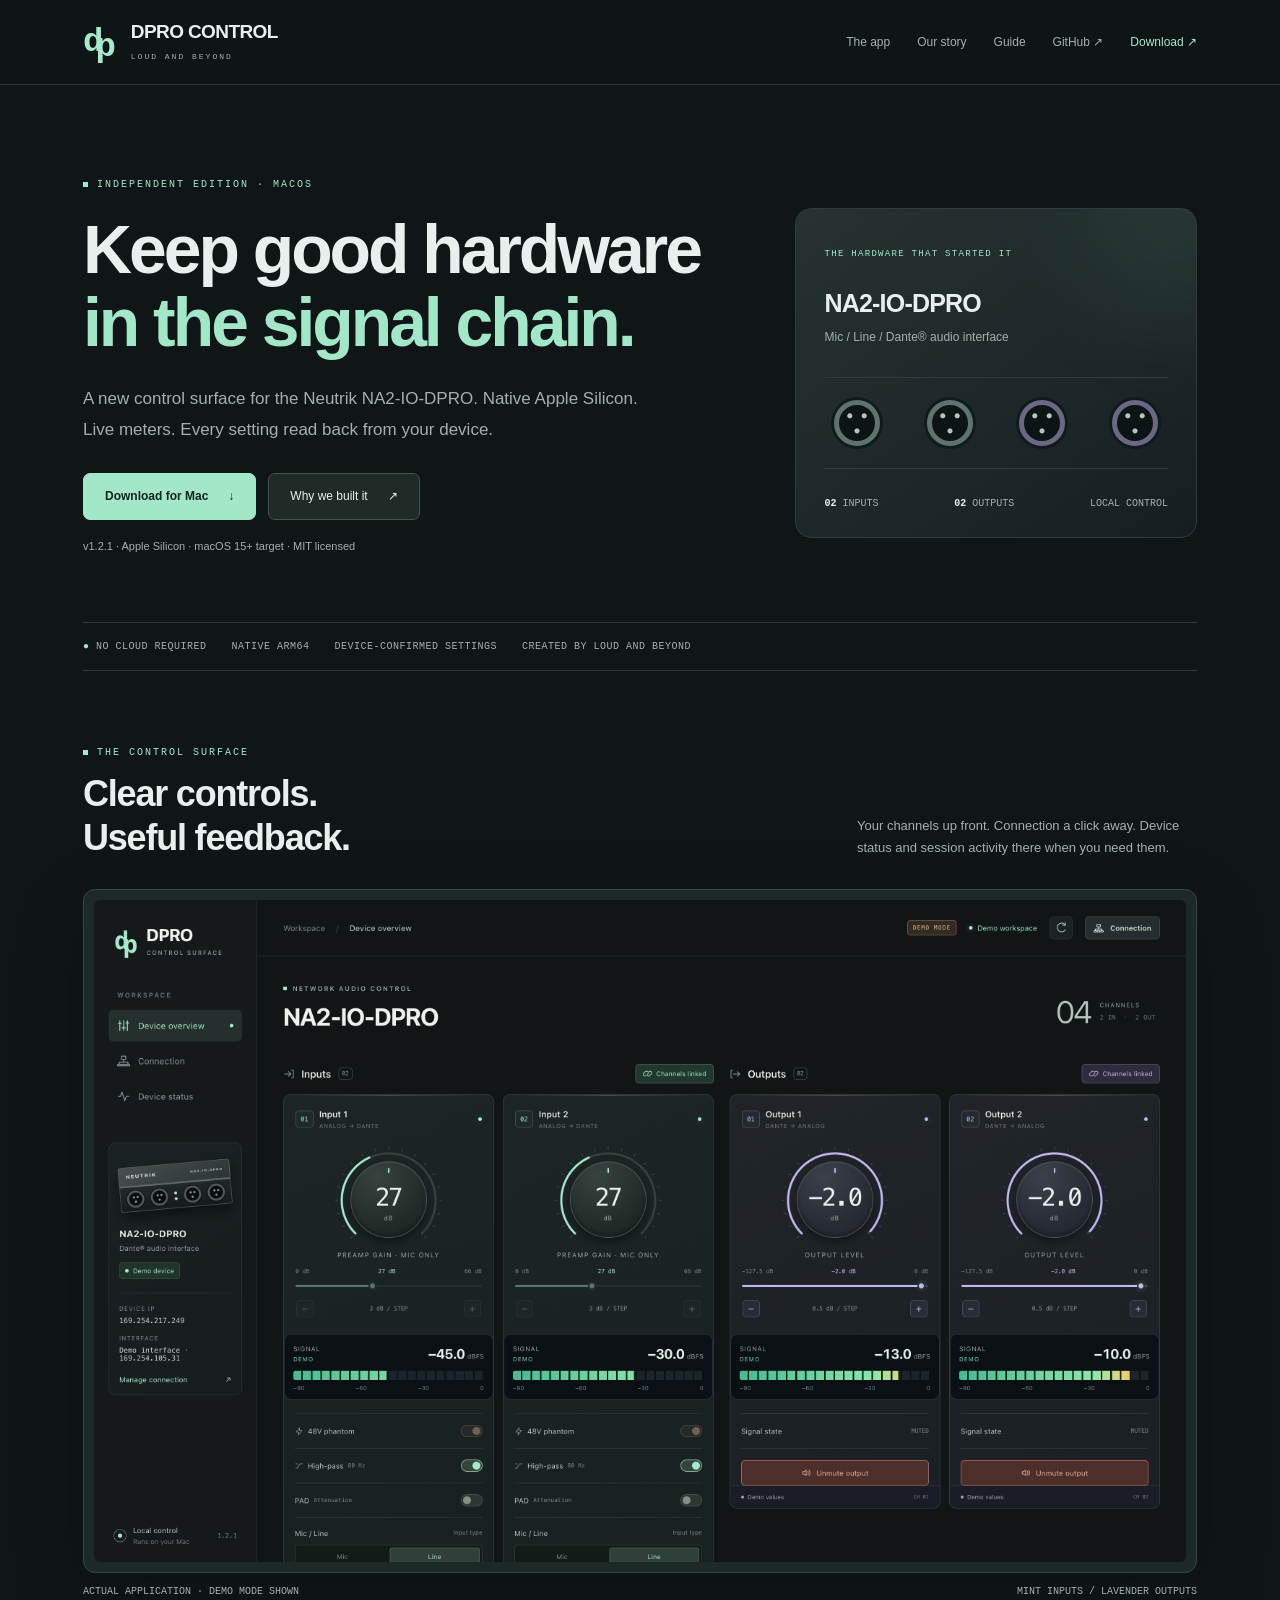
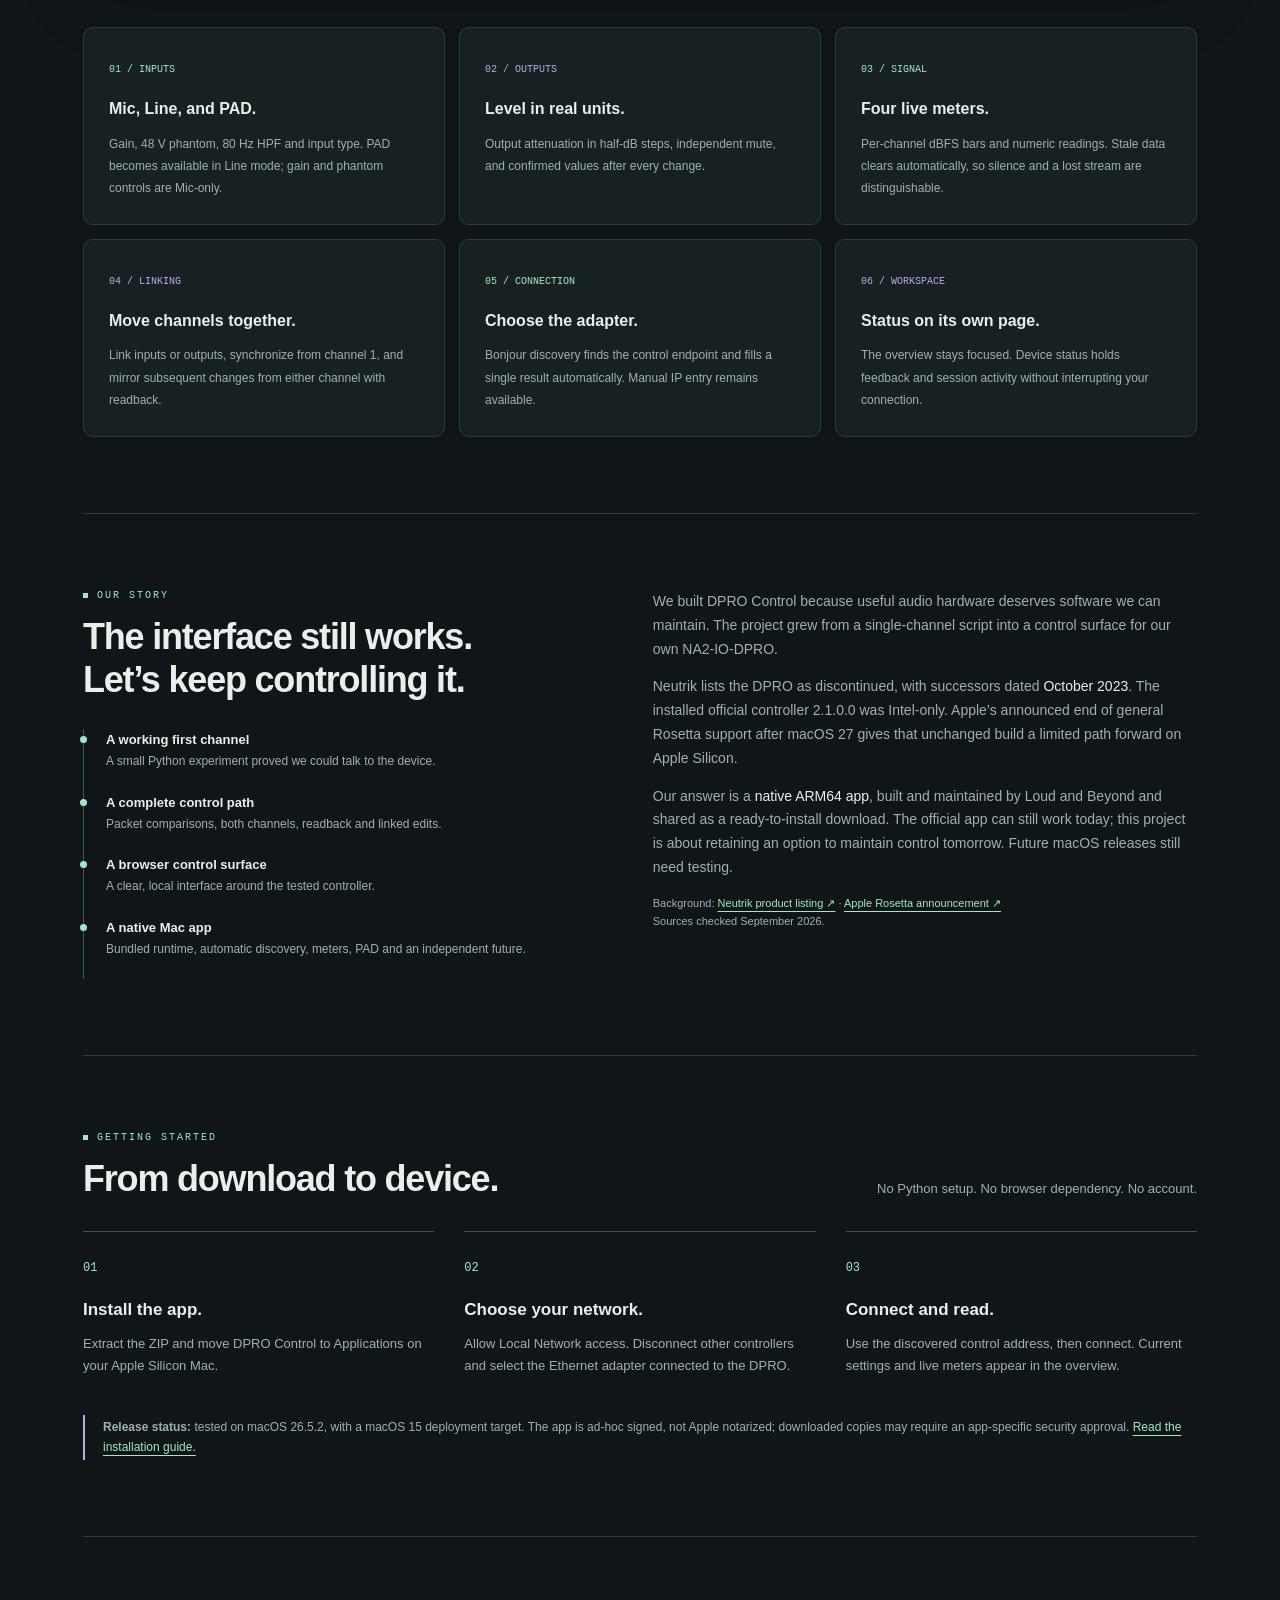
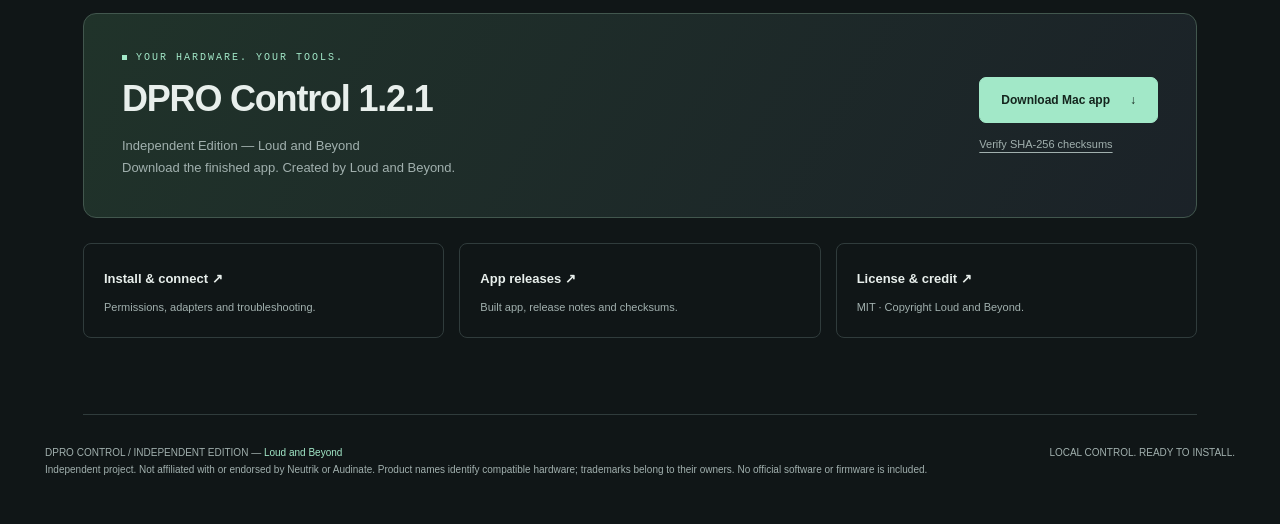
<file: docs/index.html>
<!doctype html>
<html lang="en"><head><meta charset="utf-8"><meta name="viewport" content="width=device-width,initial-scale=1"><meta name="description" content="DPRO Control by Loud and Beyond: an independent native Apple Silicon controller for the Neutrik NA2-IO-DPRO, with live meters, PAD and linked controls."><meta name="theme-color" content="#101617"><title>DPRO Control — Loud and Beyond</title><link rel="icon" href="assets/favicon.svg"><style>:root{color-scheme:dark;--bg:#101617;--panel:#1b2425;--line:#303c3c;--text:#e8efec;--muted:#a1b0ae;--mint:#a2e8c8;--lav:#b9ace4;--mono:ui-monospace,SFMono-Regular,Menlo,monospace;font-family:-apple-system,BlinkMacSystemFont,"Segoe UI",sans-serif}*{box-sizing:border-box}html{scroll-behavior:smooth;scroll-padding-top:95px}body{margin:0;background:var(--bg);color:var(--text);font-size:16px;line-height:1.7}a{color:var(--mint);text-underline-offset:4px}a:hover{color:#fff}button,a{touch-action:manipulation}a:focus-visible,button:focus-visible{outline:2px solid var(--mint);outline-offset:5px}button{font:inherit}img{max-width:100%;height:auto;display:block}.wrap{max-width:1190px;margin:auto;padding:0 38px}.site-header{position:sticky;top:0;z-index:10;border-bottom:1px solid var(--line);background:#101617f5;backdrop-filter:blur(15px)}.header-inner{min-height:84px;display:flex;align-items:center;justify-content:space-between;gap:24px}.brand{text-decoration:none;display:flex;align-items:center;gap:15px;color:var(--text);line-height:1.2}.brand-mark{display:flex;font-family:"SFMono-Regular",Consolas,"Liberation Mono",monospace;font-size:34px;letter-spacing:-8px;line-height:1;padding-right:8px;color:#a5ebca;font-weight:800}.brand-mark>span{transform:translateY(5px);display:inline-block}.brand strong{display:block;font-size:19px;letter-spacing:-.6px}.brand small{font:8px var(--mono);letter-spacing:2px;color:var(--muted)}nav{display:flex;gap:27px;align-items:center}nav a{font-size:12px;color:var(--muted);text-decoration:none}nav .nav-download{color:var(--mint)}.eyebrow{display:flex;align-items:center;gap:9px;color:var(--mint);font:10px var(--mono);letter-spacing:2px;text-transform:uppercase}.eyebrow:before{content:'';width:5px;height:5px;background:var(--mint)}.hero{padding:94px 0 56px;display:grid;grid-template-columns:1.65fr 1fr;gap:50px;align-items:center}h1,h2,h3,p{margin-top:0}h1{font-size:clamp(42px,5.3vw,74px);line-height:1.08;letter-spacing:-3px;font-weight:650;margin:23px 0}h1 em{font-style:normal;color:var(--mint)}.intro{max-width:585px;font-size:17px;color:var(--muted);line-height:1.85}.actions{display:flex;flex-wrap:wrap;gap:12px;margin:28px 0 17px}.button{display:inline-flex;align-items:center;justify-content:center;gap:20px;padding:12px 21px;border-radius:7px;border:1px solid #43524d;text-decoration:none;font-size:12px;color:var(--text);background:#202b28}.button.primary{background:var(--mint);border-color:var(--mint);color:#14241d;font-weight:650}.button:hover{filter:brightness(1.09)}.small-note{font-size:11px;color:var(--muted)}.device-card{padding:28px;border:1px solid var(--line);border-radius:16px;background:linear-gradient(145deg,#263332,#171e22);position:relative;overflow:hidden}.device-card:before{content:'';position:absolute;width:200px;height:200px;border-radius:50%;background:#a2e8c810;filter:blur(45px);right:-80px;top:-80px}.device-badge{font:9px var(--mono);letter-spacing:1.3px;color:var(--mint)}.device-card h2{font-size:25px;letter-spacing:-.8px;margin:18px 0 3px}.device-card p{font-size:12px;color:var(--muted)}.ports{display:flex;gap:14px;justify-content:space-between;margin:29px 0;padding:22px 10px;border-top:1px solid var(--line);border-bottom:1px solid var(--line)}.port{width:46px;height:46px;display:block;border:5px solid #5e7370;border-radius:50%;box-shadow:0 0 0 3px #101b1b;background:radial-gradient(circle at 30% 30%,#b7c4bf 0 2px,transparent 3px),radial-gradient(circle at 70% 30%,#b7c4bf 0 2px,transparent 3px),radial-gradient(circle at 50% 72%,#b7c4bf 0 2px,#0c1416 3px)}.port.out{border-color:#6c6883}.spec-pair{display:flex;justify-content:space-between;font:10px var(--mono);color:var(--muted)}.spec-pair strong{color:var(--text)}.release-line{display:flex;gap:25px;flex-wrap:wrap;border-top:1px solid var(--line);border-bottom:1px solid var(--line);padding:18px 0;font:10px var(--mono);letter-spacing:.5px;color:var(--muted)}.release-line b{font-weight:400;color:var(--mint)}section.section{padding:76px 0;border-bottom:1px solid var(--line)}.section-head{display:flex;justify-content:space-between;align-items:end;gap:30px;margin-bottom:30px}.section-head h2,.story h2,.download-panel h2{font-size:36px;line-height:1.2;letter-spacing:-1.2px;margin:14px 0 0}.section-head p{color:var(--muted);font-size:13px;max-width:340px;margin:0}.screen-frame{padding:10px;border:1px solid #354740;border-radius:12px;background:#1d2926;box-shadow:0 22px 70px #0003}.screen-frame img{border-radius:6px;width:100%}.caption{display:flex;justify-content:space-between;gap:15px;color:var(--muted);font:10px var(--mono);margin:13px 0 30px}.feature-grid{display:grid;grid-template-columns:repeat(3,1fr);gap:14px}.feature{padding:25px;border:1px solid var(--line);border-radius:10px;background:#182122}.feature .number{font:10px var(--mono);color:var(--mint)}.feature:nth-child(2n) .number{color:var(--lav)}.feature h3{font-size:16px;margin:15px 0 10px}.feature p{font-size:12px;color:var(--muted);margin:0;line-height:1.85}.story{display:grid;grid-template-columns:1fr 1.1fr;gap:75px}.story-copy{color:var(--muted);font-size:14px}.story-copy strong{color:var(--text);font-weight:500}.source-links{font-size:11px}.timeline{list-style:none;padding:0;margin:28px 0 0;border-left:1px solid #43594f}.timeline li{padding:0 0 20px 22px;color:var(--muted);font-size:12px;position:relative}.timeline li:before{content:'';position:absolute;left:-4px;top:7px;width:7px;height:7px;background:var(--mint);border-radius:50%}.timeline strong{display:block;color:var(--text);font-size:13px}.steps{display:grid;grid-template-columns:repeat(3,1fr);gap:30px;counter-reset:step}.step{padding-top:20px;border-top:1px solid #42514c}.step:before{counter-increment:step;content:'0' counter(step);font:12px var(--mono);color:var(--mint)}.step h3{font-size:17px;margin:17px 0 8px}.step p{font-size:13px;color:var(--muted)}.notice-box{border-left:2px solid var(--lav);padding:2px 0 2px 18px;margin-top:25px;color:var(--muted);font-size:12px}.download-panel{display:flex;justify-content:space-between;gap:40px;align-items:center;padding:38px;border:1px solid #42574e;border-radius:13px;background:linear-gradient(120deg,#20332a,#1b2228)}.download-panel p{font-size:13px;color:var(--muted);margin:15px 0 0}.download-panel .actions{flex-shrink:0;flex-direction:column;margin:0}.docs-grid{display:grid;grid-template-columns:repeat(3,1fr);gap:15px;margin-top:25px}.doc-link{display:block;padding:20px;border:1px solid var(--line);border-radius:8px;color:var(--text);text-decoration:none}.doc-link strong{font-size:13px}.doc-link span{display:block;color:var(--muted);font-size:11px;margin-top:7px}.site-footer{padding:29px 0 36px;color:var(--muted);font-size:10px}.footer-line{display:flex;justify-content:space-between;gap:18px}.footer-credit{color:var(--mint)}.doc-wrap{display:grid;grid-template-columns:240px minmax(0,1fr);gap:55px;max-width:1290px;margin:0 auto;padding:48px 38px 90px}.doc-toc{position:sticky;top:110px;align-self:start;max-height:calc(100vh - 140px);overflow:auto;padding-right:15px}.doc-toc strong{font:10px var(--mono);color:var(--mint);letter-spacing:1px}.doc-toc a{display:block;font-size:11px;color:var(--muted);text-decoration:none;padding:7px 0;line-height:1.5}.doc-content{min-width:0;font-size:14px;color:#c5d0cd;line-height:1.85}.doc-content h1{font-size:43px;letter-spacing:-1.5px;color:var(--text);margin-top:8px}.doc-content h2{font-size:27px;line-height:1.25;color:var(--text);letter-spacing:-.6px;margin:60px 0 20px;padding-top:20px;border-top:1px solid var(--line)}.doc-content h3{font-size:18px;color:var(--mint);margin:32px 0 14px}.doc-content p{margin-bottom:17px}.doc-content strong{color:var(--text)}code{font-family:var(--mono);font-size:.88em;background:#24312d;padding:2px 5px;border-radius:3px;overflow-wrap:anywhere}pre{border:1px solid var(--line);border-radius:8px;background:#0b1213;padding:20px;overflow:auto;line-height:1.6}pre code{background:none;padding:0;white-space:pre;overflow-wrap:normal;font-size:11px;color:#bae2d0}.table-wrap{overflow:auto}table{border-collapse:collapse;width:100%;font-size:12px;margin:15px 0 24px}th,td{text-align:left;border-bottom:1px solid var(--line);padding:12px 13px;vertical-align:top}th{color:var(--mint);font-weight:550;background:#1b2924}td code{font-size:10px}.doc-content li{margin:8px 0}.doc-actions{display:flex;gap:12px;margin-bottom:30px;flex-wrap:wrap}.print-button{cursor:pointer}.skip-link{position:absolute;left:12px;top:-100px;background:var(--mint);color:#14241d;padding:10px;z-index:20}.skip-link:focus{top:10px}
@media(max-width:900px){.hero{grid-template-columns:1fr 1fr;gap:28px;padding-top:60px}h1{font-size:49px}.wrap{padding:0 25px}.feature-grid{grid-template-columns:1fr 1fr}.story{gap:35px}.doc-wrap{grid-template-columns:180px minmax(0,1fr);gap:28px;padding:35px 25px}.download-panel{padding:25px;gap:20px}.ports{gap:9px;padding:20px 0}.port{width:39px;height:39px}.header-inner{gap:14px}nav{gap:17px}}
@media(max-width:640px){.wrap{padding:0 20px}.header-inner{min-height:76px;flex-wrap:wrap;gap:10px;padding-top:13px;padding-bottom:12px}.brand small{font-size:7px}.brand strong{font-size:17px}nav{gap:14px}nav a{font-size:10px}.hero{grid-template-columns:1fr;padding:46px 0 30px;gap:27px}h1{font-size:46px;letter-spacing:-2px}.intro{font-size:15px}.device-card{padding:23px}.ports{justify-content:flex-start;gap:24px}.release-line{gap:13px;font-size:9px}section.section{padding:46px 0}.section-head{align-items:start;flex-direction:column;gap:18px}.section-head h2,.story h2,.download-panel h2{font-size:30px}.feature-grid{grid-template-columns:1fr}.feature{padding:23px}.story{grid-template-columns:1fr;gap:27px}.steps{grid-template-columns:1fr;gap:15px}.step p{margin-bottom:10px}.download-panel{flex-direction:column;align-items:stretch;padding:25px}.docs-grid{grid-template-columns:1fr}.caption{flex-direction:column;gap:4px;font-size:9px}.footer-line{flex-direction:column;gap:8px}.doc-wrap{display:block;padding:25px 20px}.doc-toc{position:static;max-height:none;margin-bottom:30px;border-bottom:1px solid var(--line);padding-bottom:20px;columns:2;column-gap:20px}.doc-toc strong{display:block;column-span:all;margin-bottom:10px}.doc-toc a{break-inside:avoid}.doc-content h1{font-size:35px}.doc-content h2{font-size:25px}pre{padding:13px}th,td{padding:9px}table{font-size:11px}}
@media(prefers-reduced-motion:reduce){html{scroll-behavior:auto}}
@media print{html,body{background:#101617!important;color:#e8efec!important;-webkit-print-color-adjust:exact;print-color-adjust:exact}body{font-size:10pt}.site-header,.doc-toc,.doc-actions,.site-footer,.skip-link{display:none!important}.doc-wrap{display:block;padding:0}.doc-content{font-size:10pt;line-height:1.55;color:#c5d0cd}.doc-content h1{font-size:25pt}.doc-content h2{font-size:17pt;break-after:avoid;margin-top:28px}.doc-content h3{break-after:avoid;font-size:13pt}pre{white-space:pre-wrap;overflow-wrap:anywhere;padding:10px;break-inside:avoid}pre code{white-space:pre-wrap}table{font-size:8pt}thead{display:table-header-group}tr{break-inside:avoid}a{text-decoration:underline}.table-wrap{overflow:visible}@page{size:A4;margin:18mm}}
</style></head>
<body><a class="skip-link" href="#main">Skip to content</a><header class="site-header"><div class="wrap header-inner"><a class="brand" href="index.html"><span class="brand-mark" aria-hidden="true">d<span>p</span></span><span><strong>DPRO CONTROL</strong><small>LOUD AND BEYOND</small></span></a><nav aria-label="Main"><a href="#controls">The app</a><a href="#story">Our story</a><a href="install.html">Guide</a><a href="https://github.com/MaxdaveMsp/dpro-control">GitHub ↗</a><a class="nav-download" href="#download">Download ↗</a></nav></div></header>
<main id="main" class="wrap">
<section class="hero"><div><div class="eyebrow">Independent edition · macOS</div><h1>Keep good hardware<br><em>in the signal chain.</em></h1><p class="intro">A new control surface for the Neutrik NA2-IO-DPRO. Native Apple Silicon. Live meters. Every setting read back from your device.</p><div class="actions"><a class="button primary" href="downloads/DPRO-Control-1.2.1-macOS-arm64.zip" download>Download for Mac <span aria-hidden="true">↓</span></a><a class="button" href="#story">Why we built it <span aria-hidden="true">↗</span></a></div><p class="small-note">v1.2.1 · Apple Silicon · macOS 15+ target · MIT licensed</p></div><div class="device-card"><span class="device-badge">THE HARDWARE THAT STARTED IT</span><h2>NA2-IO-DPRO</h2><p>Mic / Line / Dante® audio interface</p><div class="ports" aria-hidden="true"><i class="port"></i><i class="port"></i><i class="port out"></i><i class="port out"></i></div><div class="spec-pair"><span><strong>02</strong> INPUTS</span><span><strong>02</strong> OUTPUTS</span><span>LOCAL CONTROL</span></div></div></section>
<div class="release-line"><span><b>●</b> NO CLOUD REQUIRED</span><span>NATIVE ARM64</span><span>DEVICE-CONFIRMED SETTINGS</span><span>CREATED BY LOUD AND BEYOND</span></div>
<section id="controls" class="section"><div class="section-head"><div><div class="eyebrow">The control surface</div><h2>Clear controls.<br>Useful feedback.</h2></div><p>Your channels up front. Connection a click away. Device status and session activity there when you need them.</p></div><div class="screen-frame"><img src="assets/control-surface.png" alt="DPRO Control in demo mode, showing two inputs, two outputs, dB controls and four signal meters" width="2048" height="1242" loading="lazy"></div><div class="caption"><span>ACTUAL APPLICATION · DEMO MODE SHOWN</span><span>MINT INPUTS / LAVENDER OUTPUTS</span></div><div class="feature-grid"><article class="feature"><span class="number">01 / INPUTS</span><h3>Mic, Line, and PAD.</h3><p>Gain, 48 V phantom, 80 Hz HPF and input type. PAD becomes available in Line mode; gain and phantom controls are Mic-only.</p></article><article class="feature"><span class="number">02 / OUTPUTS</span><h3>Level in real units.</h3><p>Output attenuation in half-dB steps, independent mute, and confirmed values after every change.</p></article><article class="feature"><span class="number">03 / SIGNAL</span><h3>Four live meters.</h3><p>Per-channel dBFS bars and numeric readings. Stale data clears automatically, so silence and a lost stream are distinguishable.</p></article><article class="feature"><span class="number">04 / LINKING</span><h3>Move channels together.</h3><p>Link inputs or outputs, synchronize from channel 1, and mirror subsequent changes from either channel with readback.</p></article><article class="feature"><span class="number">05 / CONNECTION</span><h3>Choose the adapter.</h3><p>Bonjour discovery finds the control endpoint and fills a single result automatically. Manual IP entry remains available.</p></article><article class="feature"><span class="number">06 / WORKSPACE</span><h3>Status on its own page.</h3><p>The overview stays focused. Device status holds feedback and session activity without interrupting your connection.</p></article></div></section>
<section id="story" class="section story"><div><div class="eyebrow">Our story</div><h2>The interface still works.<br>Let’s keep controlling it.</h2><ol class="timeline"><li><strong>A working first channel</strong>A small Python experiment proved we could talk to the device.</li><li><strong>A complete control path</strong>Packet comparisons, both channels, readback and linked edits.</li><li><strong>A browser control surface</strong>A clear, local interface around the tested controller.</li><li><strong>A native Mac app</strong>Bundled runtime, automatic discovery, meters, PAD and an independent future.</li></ol></div><div class="story-copy"><p>We built DPRO Control because useful audio hardware deserves software we can maintain. The project grew from a single-channel script into a control surface for our own NA2-IO-DPRO.</p><p>Neutrik lists the DPRO as discontinued, with successors dated <strong>October 2023</strong>. The installed official controller 2.1.0.0 was Intel-only. Apple’s announced end of general Rosetta support after macOS 27 gives that unchanged build a limited path forward on Apple Silicon.</p><p>Our answer is a <strong>native ARM64 app</strong>, built and maintained by Loud and Beyond and shared as a ready-to-install download. The official app can still work today; this project is about retaining an option to maintain control tomorrow. Future macOS releases still need testing.</p><p class="source-links">Background: <a href="https://www.neutrik.co.uk/product/na2-io-dpro">Neutrik product listing ↗</a> · <a href="https://developer.apple.com/news/?id=w5ngl9k2">Apple Rosetta announcement ↗</a><br>Sources checked September 2026.</p></div></section>
<section id="start" class="section"><div class="section-head"><div><div class="eyebrow">Getting started</div><h2>From download to device.</h2></div><p>No Python setup. No browser dependency. No account.</p></div><div class="steps"><article class="step"><h3>Install the app.</h3><p>Extract the ZIP and move DPRO Control to Applications on your Apple Silicon Mac.</p></article><article class="step"><h3>Choose your network.</h3><p>Allow Local Network access. Disconnect other controllers and select the Ethernet adapter connected to the DPRO.</p></article><article class="step"><h3>Connect and read.</h3><p>Use the discovered control address, then connect. Current settings and live meters appear in the overview.</p></article></div><div class="notice-box"><strong>Release status:</strong> tested on macOS 26.5.2, with a macOS 15 deployment target. The app is ad-hoc signed, not Apple notarized; downloaded copies may require an app-specific security approval. <a href="install.html">Read the installation guide.</a></div></section>
<section id="download" class="section"><div class="download-panel"><div><div class="eyebrow">Your hardware. Your tools.</div><h2>DPRO Control 1.2.1</h2><p>Independent Edition — Loud and Beyond<br>Download the finished app. Created by Loud and Beyond.</p></div><div class="actions"><a class="button primary" href="downloads/DPRO-Control-1.2.1-macOS-arm64.zip" download>Download Mac app <span aria-hidden="true">↓</span></a><a class="small-note" href="downloads/SHA256SUMS.txt">Verify SHA-256 checksums</a></div></div><div class="docs-grid"><a class="doc-link" href="install.html"><strong>Install & connect ↗</strong><span>Permissions, adapters and troubleshooting.</span></a><a class="doc-link" href="https://github.com/MaxdaveMsp/dpro-control/releases/latest"><strong>App releases ↗</strong><span>Built app, release notes and checksums.</span></a><a class="doc-link" href="license.html"><strong>License & credit ↗</strong><span>MIT · Copyright Loud and Beyond.</span></a></div></section>
</main><footer class="site-footer wrap"><div class="footer-line"><span>DPRO CONTROL / INDEPENDENT EDITION — <span class="footer-credit">Loud and Beyond</span></span><span>LOCAL CONTROL. READY TO INSTALL.</span></div><p>Independent project. Not affiliated with or endorsed by Neutrik or Audinate. Product names identify compatible hardware; trademarks belong to their owners. No official software or firmware is included.</p></footer></body></html>
</file>
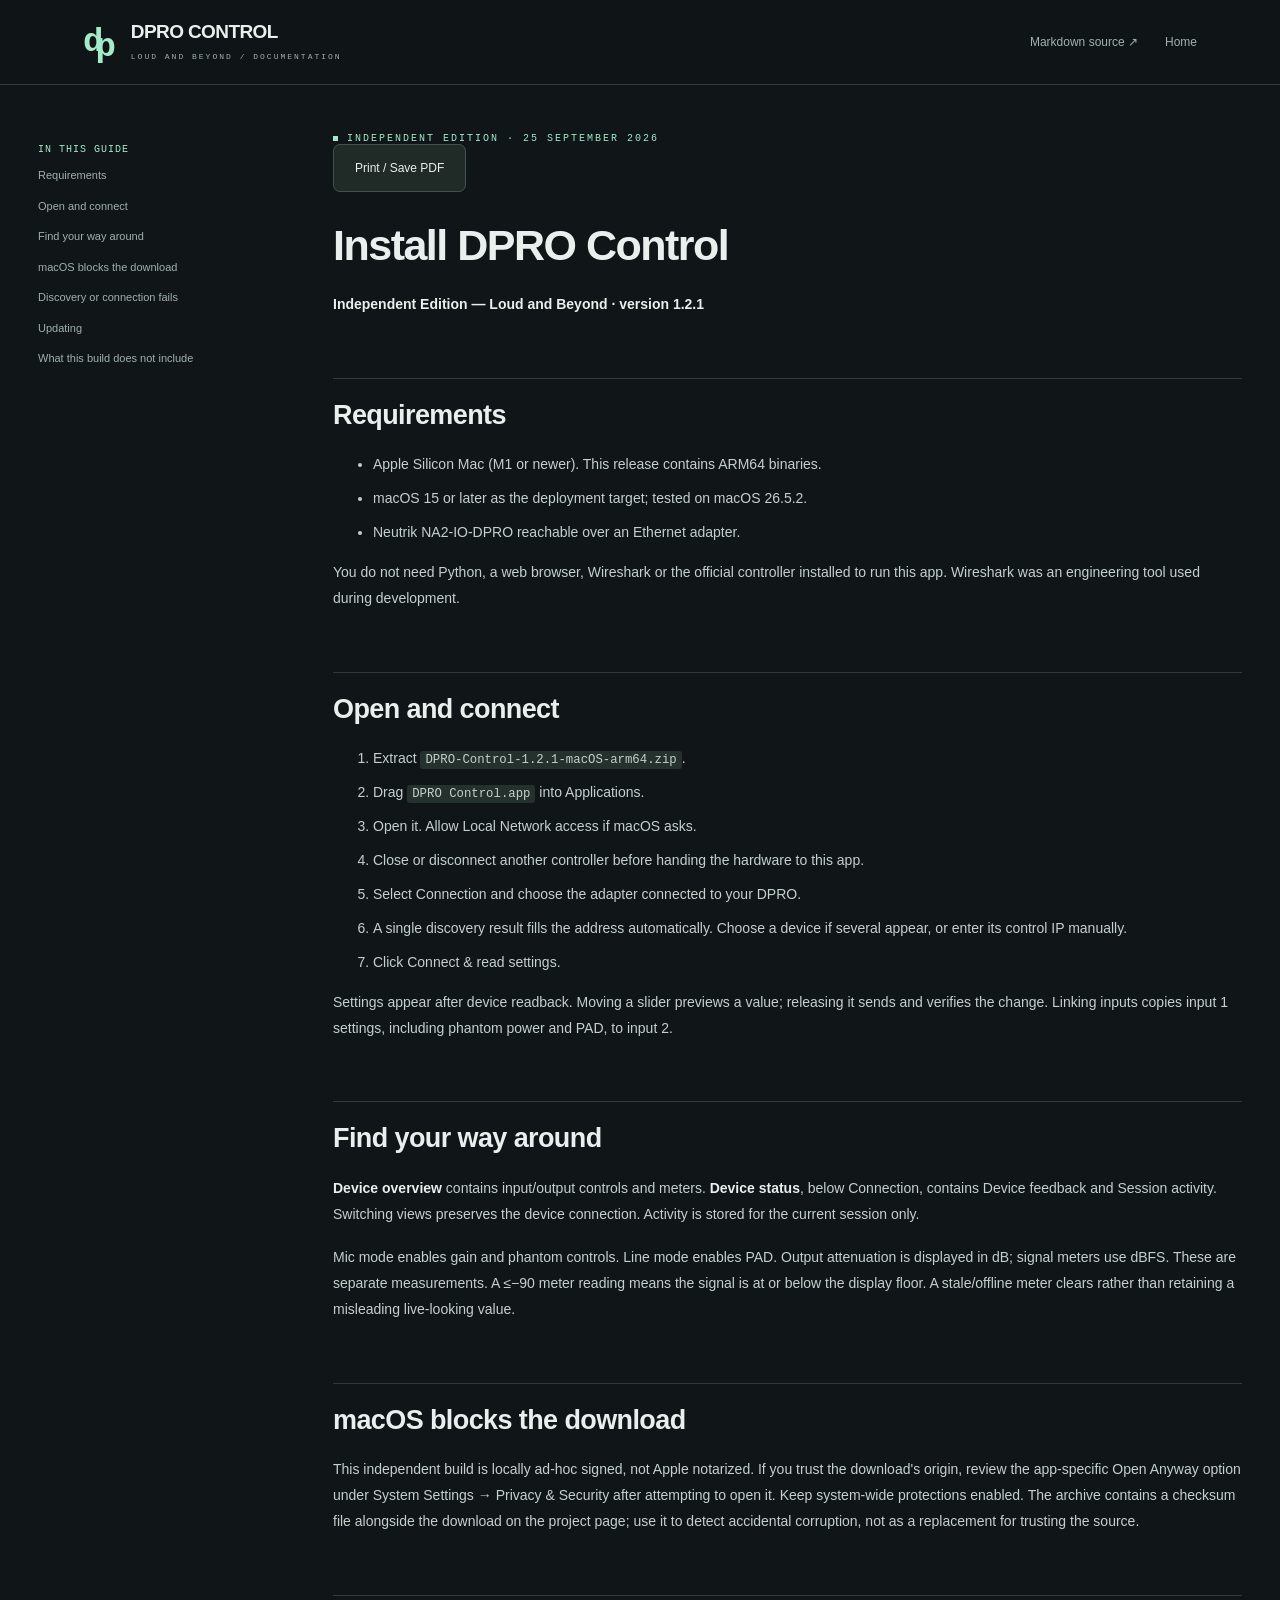
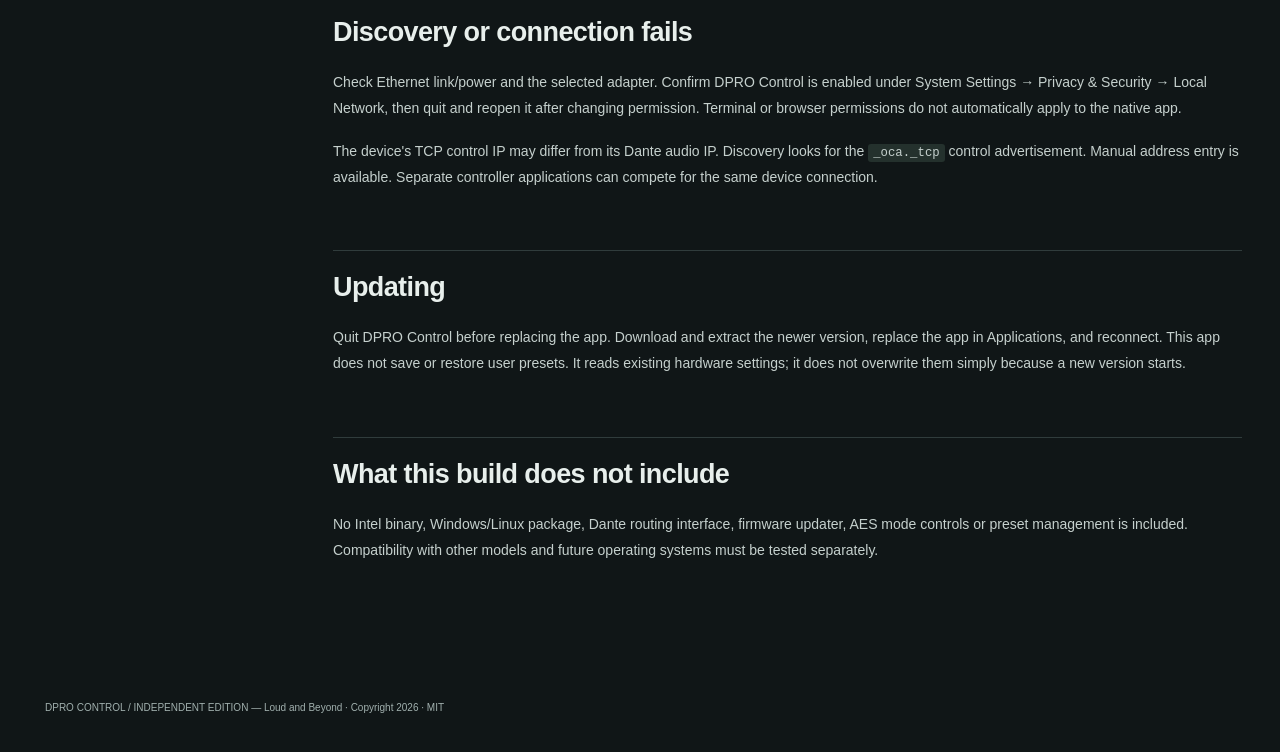
<file: docs/install.html>
<!doctype html>
<html lang="en"><head><meta charset="utf-8"><meta name="viewport" content="width=device-width,initial-scale=1"><meta name="theme-color" content="#101617"><title>Install &amp; connect — Loud and Beyond</title><link rel="icon" href="assets/favicon.svg"><style>:root{color-scheme:dark;--bg:#101617;--panel:#1b2425;--line:#303c3c;--text:#e8efec;--muted:#a1b0ae;--mint:#a2e8c8;--lav:#b9ace4;--mono:ui-monospace,SFMono-Regular,Menlo,monospace;font-family:-apple-system,BlinkMacSystemFont,"Segoe UI",sans-serif}*{box-sizing:border-box}html{scroll-behavior:smooth;scroll-padding-top:95px}body{margin:0;background:var(--bg);color:var(--text);font-size:16px;line-height:1.7}a{color:var(--mint);text-underline-offset:4px}a:hover{color:#fff}button,a{touch-action:manipulation}a:focus-visible,button:focus-visible{outline:2px solid var(--mint);outline-offset:5px}button{font:inherit}img{max-width:100%;height:auto;display:block}.wrap{max-width:1190px;margin:auto;padding:0 38px}.site-header{position:sticky;top:0;z-index:10;border-bottom:1px solid var(--line);background:#101617f5;backdrop-filter:blur(15px)}.header-inner{min-height:84px;display:flex;align-items:center;justify-content:space-between;gap:24px}.brand{text-decoration:none;display:flex;align-items:center;gap:15px;color:var(--text);line-height:1.2}.brand-mark{display:flex;font-family:"SFMono-Regular",Consolas,"Liberation Mono",monospace;font-size:34px;letter-spacing:-8px;line-height:1;padding-right:8px;color:#a5ebca;font-weight:800}.brand-mark>span{transform:translateY(5px);display:inline-block}.brand strong{display:block;font-size:19px;letter-spacing:-.6px}.brand small{font:8px var(--mono);letter-spacing:2px;color:var(--muted)}nav{display:flex;gap:27px;align-items:center}nav a{font-size:12px;color:var(--muted);text-decoration:none}nav .nav-download{color:var(--mint)}.eyebrow{display:flex;align-items:center;gap:9px;color:var(--mint);font:10px var(--mono);letter-spacing:2px;text-transform:uppercase}.eyebrow:before{content:'';width:5px;height:5px;background:var(--mint)}.hero{padding:94px 0 56px;display:grid;grid-template-columns:1.65fr 1fr;gap:50px;align-items:center}h1,h2,h3,p{margin-top:0}h1{font-size:clamp(42px,5.3vw,74px);line-height:1.08;letter-spacing:-3px;font-weight:650;margin:23px 0}h1 em{font-style:normal;color:var(--mint)}.intro{max-width:585px;font-size:17px;color:var(--muted);line-height:1.85}.actions{display:flex;flex-wrap:wrap;gap:12px;margin:28px 0 17px}.button{display:inline-flex;align-items:center;justify-content:center;gap:20px;padding:12px 21px;border-radius:7px;border:1px solid #43524d;text-decoration:none;font-size:12px;color:var(--text);background:#202b28}.button.primary{background:var(--mint);border-color:var(--mint);color:#14241d;font-weight:650}.button:hover{filter:brightness(1.09)}.small-note{font-size:11px;color:var(--muted)}.device-card{padding:28px;border:1px solid var(--line);border-radius:16px;background:linear-gradient(145deg,#263332,#171e22);position:relative;overflow:hidden}.device-card:before{content:'';position:absolute;width:200px;height:200px;border-radius:50%;background:#a2e8c810;filter:blur(45px);right:-80px;top:-80px}.device-badge{font:9px var(--mono);letter-spacing:1.3px;color:var(--mint)}.device-card h2{font-size:25px;letter-spacing:-.8px;margin:18px 0 3px}.device-card p{font-size:12px;color:var(--muted)}.ports{display:flex;gap:14px;justify-content:space-between;margin:29px 0;padding:22px 10px;border-top:1px solid var(--line);border-bottom:1px solid var(--line)}.port{width:46px;height:46px;display:block;border:5px solid #5e7370;border-radius:50%;box-shadow:0 0 0 3px #101b1b;background:radial-gradient(circle at 30% 30%,#b7c4bf 0 2px,transparent 3px),radial-gradient(circle at 70% 30%,#b7c4bf 0 2px,transparent 3px),radial-gradient(circle at 50% 72%,#b7c4bf 0 2px,#0c1416 3px)}.port.out{border-color:#6c6883}.spec-pair{display:flex;justify-content:space-between;font:10px var(--mono);color:var(--muted)}.spec-pair strong{color:var(--text)}.release-line{display:flex;gap:25px;flex-wrap:wrap;border-top:1px solid var(--line);border-bottom:1px solid var(--line);padding:18px 0;font:10px var(--mono);letter-spacing:.5px;color:var(--muted)}.release-line b{font-weight:400;color:var(--mint)}section.section{padding:76px 0;border-bottom:1px solid var(--line)}.section-head{display:flex;justify-content:space-between;align-items:end;gap:30px;margin-bottom:30px}.section-head h2,.story h2,.download-panel h2{font-size:36px;line-height:1.2;letter-spacing:-1.2px;margin:14px 0 0}.section-head p{color:var(--muted);font-size:13px;max-width:340px;margin:0}.screen-frame{padding:10px;border:1px solid #354740;border-radius:12px;background:#1d2926;box-shadow:0 22px 70px #0003}.screen-frame img{border-radius:6px;width:100%}.caption{display:flex;justify-content:space-between;gap:15px;color:var(--muted);font:10px var(--mono);margin:13px 0 30px}.feature-grid{display:grid;grid-template-columns:repeat(3,1fr);gap:14px}.feature{padding:25px;border:1px solid var(--line);border-radius:10px;background:#182122}.feature .number{font:10px var(--mono);color:var(--mint)}.feature:nth-child(2n) .number{color:var(--lav)}.feature h3{font-size:16px;margin:15px 0 10px}.feature p{font-size:12px;color:var(--muted);margin:0;line-height:1.85}.story{display:grid;grid-template-columns:1fr 1.1fr;gap:75px}.story-copy{color:var(--muted);font-size:14px}.story-copy strong{color:var(--text);font-weight:500}.source-links{font-size:11px}.timeline{list-style:none;padding:0;margin:28px 0 0;border-left:1px solid #43594f}.timeline li{padding:0 0 20px 22px;color:var(--muted);font-size:12px;position:relative}.timeline li:before{content:'';position:absolute;left:-4px;top:7px;width:7px;height:7px;background:var(--mint);border-radius:50%}.timeline strong{display:block;color:var(--text);font-size:13px}.steps{display:grid;grid-template-columns:repeat(3,1fr);gap:30px;counter-reset:step}.step{padding-top:20px;border-top:1px solid #42514c}.step:before{counter-increment:step;content:'0' counter(step);font:12px var(--mono);color:var(--mint)}.step h3{font-size:17px;margin:17px 0 8px}.step p{font-size:13px;color:var(--muted)}.notice-box{border-left:2px solid var(--lav);padding:2px 0 2px 18px;margin-top:25px;color:var(--muted);font-size:12px}.download-panel{display:flex;justify-content:space-between;gap:40px;align-items:center;padding:38px;border:1px solid #42574e;border-radius:13px;background:linear-gradient(120deg,#20332a,#1b2228)}.download-panel p{font-size:13px;color:var(--muted);margin:15px 0 0}.download-panel .actions{flex-shrink:0;flex-direction:column;margin:0}.docs-grid{display:grid;grid-template-columns:repeat(3,1fr);gap:15px;margin-top:25px}.doc-link{display:block;padding:20px;border:1px solid var(--line);border-radius:8px;color:var(--text);text-decoration:none}.doc-link strong{font-size:13px}.doc-link span{display:block;color:var(--muted);font-size:11px;margin-top:7px}.site-footer{padding:29px 0 36px;color:var(--muted);font-size:10px}.footer-line{display:flex;justify-content:space-between;gap:18px}.footer-credit{color:var(--mint)}.doc-wrap{display:grid;grid-template-columns:240px minmax(0,1fr);gap:55px;max-width:1290px;margin:0 auto;padding:48px 38px 90px}.doc-toc{position:sticky;top:110px;align-self:start;max-height:calc(100vh - 140px);overflow:auto;padding-right:15px}.doc-toc strong{font:10px var(--mono);color:var(--mint);letter-spacing:1px}.doc-toc a{display:block;font-size:11px;color:var(--muted);text-decoration:none;padding:7px 0;line-height:1.5}.doc-content{min-width:0;font-size:14px;color:#c5d0cd;line-height:1.85}.doc-content h1{font-size:43px;letter-spacing:-1.5px;color:var(--text);margin-top:8px}.doc-content h2{font-size:27px;line-height:1.25;color:var(--text);letter-spacing:-.6px;margin:60px 0 20px;padding-top:20px;border-top:1px solid var(--line)}.doc-content h3{font-size:18px;color:var(--mint);margin:32px 0 14px}.doc-content p{margin-bottom:17px}.doc-content strong{color:var(--text)}code{font-family:var(--mono);font-size:.88em;background:#24312d;padding:2px 5px;border-radius:3px;overflow-wrap:anywhere}pre{border:1px solid var(--line);border-radius:8px;background:#0b1213;padding:20px;overflow:auto;line-height:1.6}pre code{background:none;padding:0;white-space:pre;overflow-wrap:normal;font-size:11px;color:#bae2d0}.table-wrap{overflow:auto}table{border-collapse:collapse;width:100%;font-size:12px;margin:15px 0 24px}th,td{text-align:left;border-bottom:1px solid var(--line);padding:12px 13px;vertical-align:top}th{color:var(--mint);font-weight:550;background:#1b2924}td code{font-size:10px}.doc-content li{margin:8px 0}.doc-actions{display:flex;gap:12px;margin-bottom:30px;flex-wrap:wrap}.print-button{cursor:pointer}.skip-link{position:absolute;left:12px;top:-100px;background:var(--mint);color:#14241d;padding:10px;z-index:20}.skip-link:focus{top:10px}
@media(max-width:900px){.hero{grid-template-columns:1fr 1fr;gap:28px;padding-top:60px}h1{font-size:49px}.wrap{padding:0 25px}.feature-grid{grid-template-columns:1fr 1fr}.story{gap:35px}.doc-wrap{grid-template-columns:180px minmax(0,1fr);gap:28px;padding:35px 25px}.download-panel{padding:25px;gap:20px}.ports{gap:9px;padding:20px 0}.port{width:39px;height:39px}.header-inner{gap:14px}nav{gap:17px}}
@media(max-width:640px){.wrap{padding:0 20px}.header-inner{min-height:76px;flex-wrap:wrap;gap:10px;padding-top:13px;padding-bottom:12px}.brand small{font-size:7px}.brand strong{font-size:17px}nav{gap:14px}nav a{font-size:10px}.hero{grid-template-columns:1fr;padding:46px 0 30px;gap:27px}h1{font-size:46px;letter-spacing:-2px}.intro{font-size:15px}.device-card{padding:23px}.ports{justify-content:flex-start;gap:24px}.release-line{gap:13px;font-size:9px}section.section{padding:46px 0}.section-head{align-items:start;flex-direction:column;gap:18px}.section-head h2,.story h2,.download-panel h2{font-size:30px}.feature-grid{grid-template-columns:1fr}.feature{padding:23px}.story{grid-template-columns:1fr;gap:27px}.steps{grid-template-columns:1fr;gap:15px}.step p{margin-bottom:10px}.download-panel{flex-direction:column;align-items:stretch;padding:25px}.docs-grid{grid-template-columns:1fr}.caption{flex-direction:column;gap:4px;font-size:9px}.footer-line{flex-direction:column;gap:8px}.doc-wrap{display:block;padding:25px 20px}.doc-toc{position:static;max-height:none;margin-bottom:30px;border-bottom:1px solid var(--line);padding-bottom:20px;columns:2;column-gap:20px}.doc-toc strong{display:block;column-span:all;margin-bottom:10px}.doc-toc a{break-inside:avoid}.doc-content h1{font-size:35px}.doc-content h2{font-size:25px}pre{padding:13px}th,td{padding:9px}table{font-size:11px}}
@media(prefers-reduced-motion:reduce){html{scroll-behavior:auto}}
@media print{html,body{background:#101617!important;color:#e8efec!important;-webkit-print-color-adjust:exact;print-color-adjust:exact}body{font-size:10pt}.site-header,.doc-toc,.doc-actions,.site-footer,.skip-link{display:none!important}.doc-wrap{display:block;padding:0}.doc-content{font-size:10pt;line-height:1.55;color:#c5d0cd}.doc-content h1{font-size:25pt}.doc-content h2{font-size:17pt;break-after:avoid;margin-top:28px}.doc-content h3{break-after:avoid;font-size:13pt}pre{white-space:pre-wrap;overflow-wrap:anywhere;padding:10px;break-inside:avoid}pre code{white-space:pre-wrap}table{font-size:8pt}thead{display:table-header-group}tr{break-inside:avoid}a{text-decoration:underline}.table-wrap{overflow:visible}@page{size:A4;margin:18mm}}
</style></head><body>
<a class="skip-link" href="#content">Skip to guide</a><header class="site-header"><div class="wrap header-inner"><a class="brand" href="index.html"><span class="brand-mark" aria-hidden="true">d<span>p</span></span><span><strong>DPRO CONTROL</strong><small>LOUD AND BEYOND / DOCUMENTATION</small></span></a><nav aria-label="Documentation"><a href="INSTALL.md">Markdown source ↗</a><a href="index.html">Home</a></nav></div></header>
<div class="doc-wrap"><aside class="doc-toc" aria-label="Contents"><strong>IN THIS GUIDE</strong><a href="#requirements">Requirements</a><a href="#open-and-connect">Open and connect</a><a href="#find-your-way-around">Find your way around</a><a href="#macos-blocks-the-download">macOS blocks the download</a><a href="#discovery-or-connection-fails">Discovery or connection fails</a><a href="#updating">Updating</a><a href="#what-this-build-does-not-include">What this build does not include</a></aside><main class="doc-content" id="content"><div class="eyebrow">Independent edition · 25 September 2026</div><div class="doc-actions"><button class="button print-button" onclick="window.print()">Print / Save PDF</button></div><h1 id="install-dpro-control">Install DPRO Control</h1>
<p><strong>Independent Edition — Loud and Beyond · version 1.2.1</strong></p>
<h2 id="requirements">Requirements</h2>
<ul>
<li>Apple Silicon Mac (M1 or newer). This release contains ARM64 binaries.</li>
<li>macOS 15 or later as the deployment target; tested on macOS 26.5.2.</li>
<li>Neutrik NA2-IO-DPRO reachable over an Ethernet adapter.</li>
</ul>
<p>You do not need Python, a web browser, Wireshark or the official controller installed to run this app. Wireshark was an engineering tool used during development.</p>
<h2 id="open-and-connect">Open and connect</h2>
<ol>
<li>Extract <code>DPRO-Control-1.2.1-macOS-arm64.zip</code>.</li>
<li>Drag <code>DPRO Control.app</code> into Applications.</li>
<li>Open it. Allow Local Network access if macOS asks.</li>
<li>Close or disconnect another controller before handing the hardware to this app.</li>
<li>Select Connection and choose the adapter connected to your DPRO.</li>
<li>A single discovery result fills the address automatically. Choose a device if several appear, or enter its control IP manually.</li>
<li>Click Connect &amp; read settings.</li>
</ol>
<p>Settings appear after device readback. Moving a slider previews a value; releasing it sends and verifies the change. Linking inputs copies input 1 settings, including phantom power and PAD, to input 2.</p>
<h2 id="find-your-way-around">Find your way around</h2>
<p><strong>Device overview</strong> contains input/output controls and meters. <strong>Device status</strong>, below Connection, contains Device feedback and Session activity. Switching views preserves the device connection. Activity is stored for the current session only.</p>
<p>Mic mode enables gain and phantom controls. Line mode enables PAD. Output attenuation is displayed in dB; signal meters use dBFS. These are separate measurements. A ≤−90 meter reading means the signal is at or below the display floor. A stale/offline meter clears rather than retaining a misleading live-looking value.</p>
<h2 id="macos-blocks-the-download">macOS blocks the download</h2>
<p>This independent build is locally ad-hoc signed, not Apple notarized. If you trust the download&#x27;s origin, review the app-specific Open Anyway option under System Settings → Privacy &amp; Security after attempting to open it. Keep system-wide protections enabled. The archive contains a checksum file alongside the download on the project page; use it to detect accidental corruption, not as a replacement for trusting the source.</p>
<h2 id="discovery-or-connection-fails">Discovery or connection fails</h2>
<p>Check Ethernet link/power and the selected adapter. Confirm DPRO Control is enabled under System Settings → Privacy &amp; Security → Local Network, then quit and reopen it after changing permission. Terminal or browser permissions do not automatically apply to the native app.</p>
<p>The device&#x27;s TCP control IP may differ from its Dante audio IP. Discovery looks for the <code>_oca._tcp</code> control advertisement. Manual address entry is available. Separate controller applications can compete for the same device connection.</p>
<h2 id="updating">Updating</h2>
<p>Quit DPRO Control before replacing the app. Download and extract the newer version, replace the app in Applications, and reconnect. This app does not save or restore user presets. It reads existing hardware settings; it does not overwrite them simply because a new version starts.</p>
<h2 id="what-this-build-does-not-include">What this build does not include</h2>
<p>No Intel binary, Windows/Linux package, Dante routing interface, firmware updater, AES mode controls or preset management is included. Compatibility with other models and future operating systems must be tested separately.</p></main></div>
<footer class="site-footer wrap">DPRO CONTROL / INDEPENDENT EDITION — Loud and Beyond · Copyright 2026 · MIT</footer></body></html>
</file>
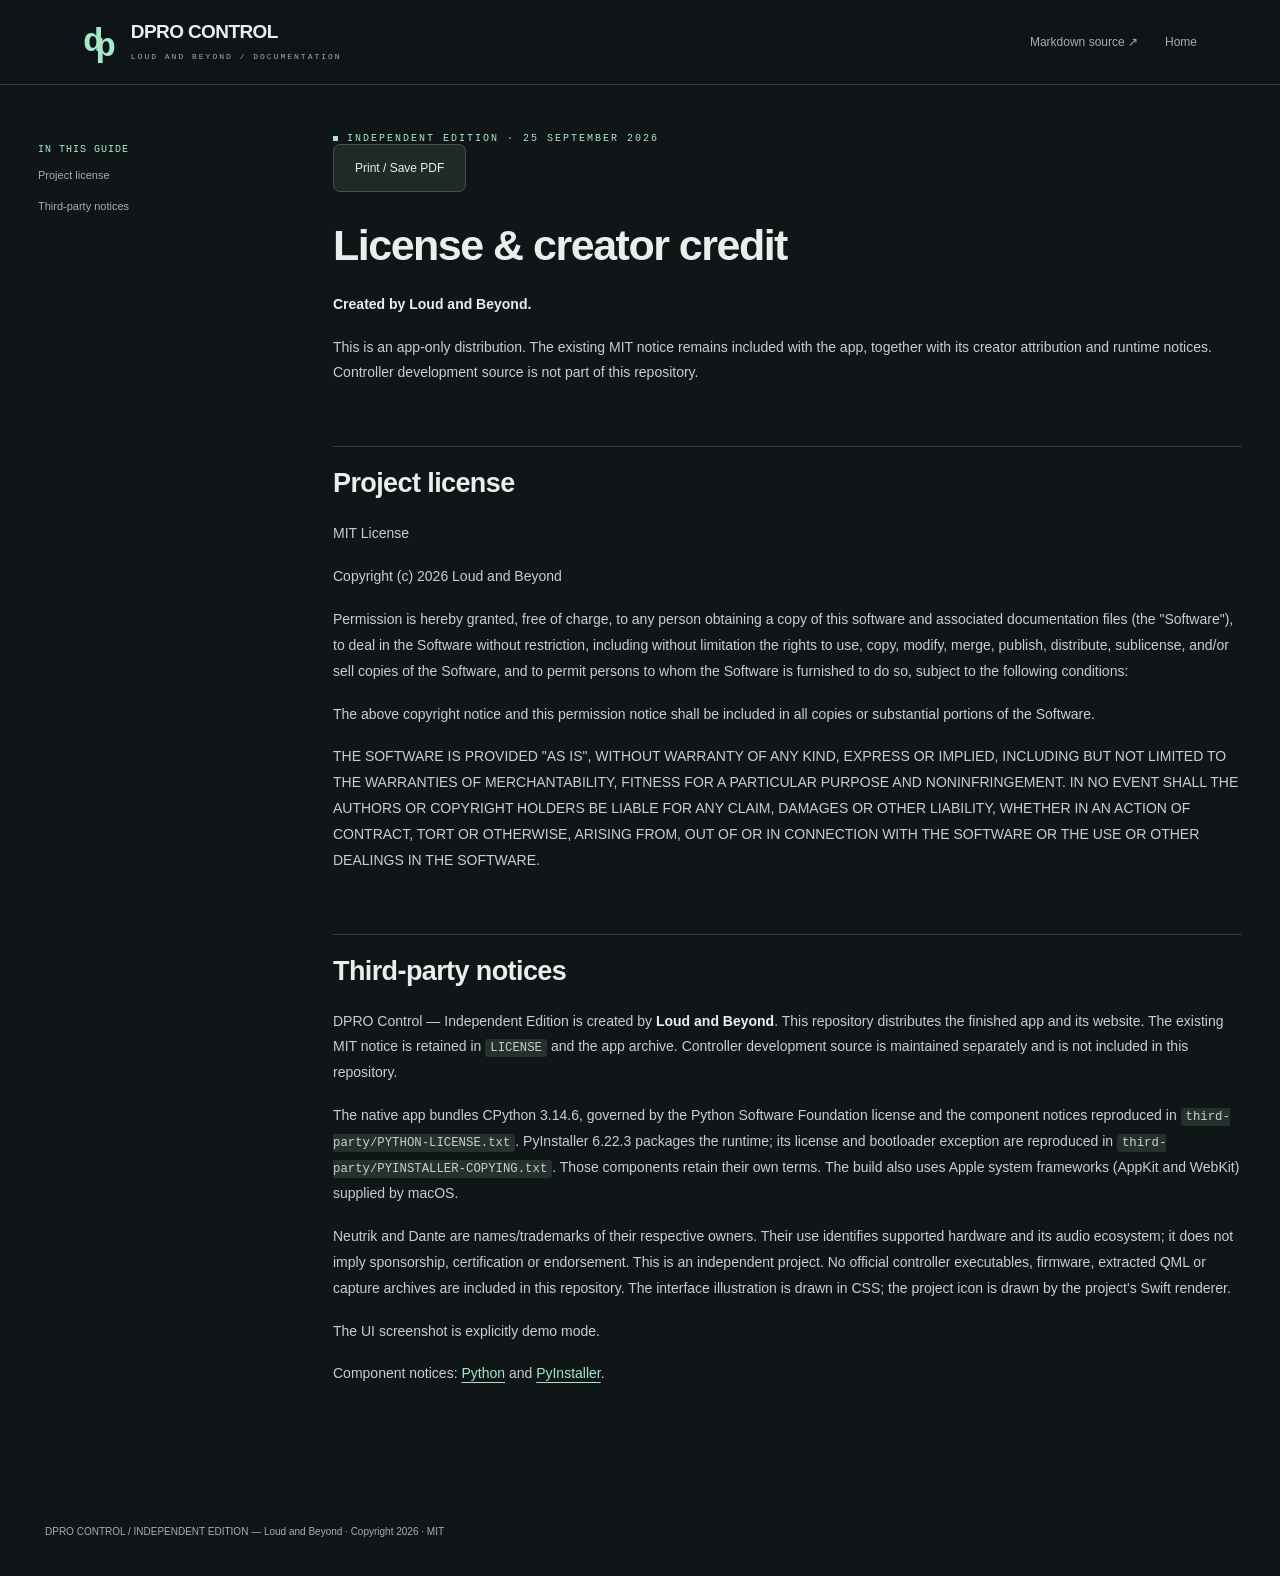
<file: docs/license.html>
<!doctype html>
<html lang="en"><head><meta charset="utf-8"><meta name="viewport" content="width=device-width,initial-scale=1"><meta name="theme-color" content="#101617"><title>License &amp; credit — Loud and Beyond</title><link rel="icon" href="assets/favicon.svg"><style>:root{color-scheme:dark;--bg:#101617;--panel:#1b2425;--line:#303c3c;--text:#e8efec;--muted:#a1b0ae;--mint:#a2e8c8;--lav:#b9ace4;--mono:ui-monospace,SFMono-Regular,Menlo,monospace;font-family:-apple-system,BlinkMacSystemFont,"Segoe UI",sans-serif}*{box-sizing:border-box}html{scroll-behavior:smooth;scroll-padding-top:95px}body{margin:0;background:var(--bg);color:var(--text);font-size:16px;line-height:1.7}a{color:var(--mint);text-underline-offset:4px}a:hover{color:#fff}button,a{touch-action:manipulation}a:focus-visible,button:focus-visible{outline:2px solid var(--mint);outline-offset:5px}button{font:inherit}img{max-width:100%;height:auto;display:block}.wrap{max-width:1190px;margin:auto;padding:0 38px}.site-header{position:sticky;top:0;z-index:10;border-bottom:1px solid var(--line);background:#101617f5;backdrop-filter:blur(15px)}.header-inner{min-height:84px;display:flex;align-items:center;justify-content:space-between;gap:24px}.brand{text-decoration:none;display:flex;align-items:center;gap:15px;color:var(--text);line-height:1.2}.brand-mark{display:flex;font-family:"SFMono-Regular",Consolas,"Liberation Mono",monospace;font-size:34px;letter-spacing:-8px;line-height:1;padding-right:8px;color:#a5ebca;font-weight:800}.brand-mark>span{transform:translateY(5px);display:inline-block}.brand strong{display:block;font-size:19px;letter-spacing:-.6px}.brand small{font:8px var(--mono);letter-spacing:2px;color:var(--muted)}nav{display:flex;gap:27px;align-items:center}nav a{font-size:12px;color:var(--muted);text-decoration:none}nav .nav-download{color:var(--mint)}.eyebrow{display:flex;align-items:center;gap:9px;color:var(--mint);font:10px var(--mono);letter-spacing:2px;text-transform:uppercase}.eyebrow:before{content:'';width:5px;height:5px;background:var(--mint)}.hero{padding:94px 0 56px;display:grid;grid-template-columns:1.65fr 1fr;gap:50px;align-items:center}h1,h2,h3,p{margin-top:0}h1{font-size:clamp(42px,5.3vw,74px);line-height:1.08;letter-spacing:-3px;font-weight:650;margin:23px 0}h1 em{font-style:normal;color:var(--mint)}.intro{max-width:585px;font-size:17px;color:var(--muted);line-height:1.85}.actions{display:flex;flex-wrap:wrap;gap:12px;margin:28px 0 17px}.button{display:inline-flex;align-items:center;justify-content:center;gap:20px;padding:12px 21px;border-radius:7px;border:1px solid #43524d;text-decoration:none;font-size:12px;color:var(--text);background:#202b28}.button.primary{background:var(--mint);border-color:var(--mint);color:#14241d;font-weight:650}.button:hover{filter:brightness(1.09)}.small-note{font-size:11px;color:var(--muted)}.device-card{padding:28px;border:1px solid var(--line);border-radius:16px;background:linear-gradient(145deg,#263332,#171e22);position:relative;overflow:hidden}.device-card:before{content:'';position:absolute;width:200px;height:200px;border-radius:50%;background:#a2e8c810;filter:blur(45px);right:-80px;top:-80px}.device-badge{font:9px var(--mono);letter-spacing:1.3px;color:var(--mint)}.device-card h2{font-size:25px;letter-spacing:-.8px;margin:18px 0 3px}.device-card p{font-size:12px;color:var(--muted)}.ports{display:flex;gap:14px;justify-content:space-between;margin:29px 0;padding:22px 10px;border-top:1px solid var(--line);border-bottom:1px solid var(--line)}.port{width:46px;height:46px;display:block;border:5px solid #5e7370;border-radius:50%;box-shadow:0 0 0 3px #101b1b;background:radial-gradient(circle at 30% 30%,#b7c4bf 0 2px,transparent 3px),radial-gradient(circle at 70% 30%,#b7c4bf 0 2px,transparent 3px),radial-gradient(circle at 50% 72%,#b7c4bf 0 2px,#0c1416 3px)}.port.out{border-color:#6c6883}.spec-pair{display:flex;justify-content:space-between;font:10px var(--mono);color:var(--muted)}.spec-pair strong{color:var(--text)}.release-line{display:flex;gap:25px;flex-wrap:wrap;border-top:1px solid var(--line);border-bottom:1px solid var(--line);padding:18px 0;font:10px var(--mono);letter-spacing:.5px;color:var(--muted)}.release-line b{font-weight:400;color:var(--mint)}section.section{padding:76px 0;border-bottom:1px solid var(--line)}.section-head{display:flex;justify-content:space-between;align-items:end;gap:30px;margin-bottom:30px}.section-head h2,.story h2,.download-panel h2{font-size:36px;line-height:1.2;letter-spacing:-1.2px;margin:14px 0 0}.section-head p{color:var(--muted);font-size:13px;max-width:340px;margin:0}.screen-frame{padding:10px;border:1px solid #354740;border-radius:12px;background:#1d2926;box-shadow:0 22px 70px #0003}.screen-frame img{border-radius:6px;width:100%}.caption{display:flex;justify-content:space-between;gap:15px;color:var(--muted);font:10px var(--mono);margin:13px 0 30px}.feature-grid{display:grid;grid-template-columns:repeat(3,1fr);gap:14px}.feature{padding:25px;border:1px solid var(--line);border-radius:10px;background:#182122}.feature .number{font:10px var(--mono);color:var(--mint)}.feature:nth-child(2n) .number{color:var(--lav)}.feature h3{font-size:16px;margin:15px 0 10px}.feature p{font-size:12px;color:var(--muted);margin:0;line-height:1.85}.story{display:grid;grid-template-columns:1fr 1.1fr;gap:75px}.story-copy{color:var(--muted);font-size:14px}.story-copy strong{color:var(--text);font-weight:500}.source-links{font-size:11px}.timeline{list-style:none;padding:0;margin:28px 0 0;border-left:1px solid #43594f}.timeline li{padding:0 0 20px 22px;color:var(--muted);font-size:12px;position:relative}.timeline li:before{content:'';position:absolute;left:-4px;top:7px;width:7px;height:7px;background:var(--mint);border-radius:50%}.timeline strong{display:block;color:var(--text);font-size:13px}.steps{display:grid;grid-template-columns:repeat(3,1fr);gap:30px;counter-reset:step}.step{padding-top:20px;border-top:1px solid #42514c}.step:before{counter-increment:step;content:'0' counter(step);font:12px var(--mono);color:var(--mint)}.step h3{font-size:17px;margin:17px 0 8px}.step p{font-size:13px;color:var(--muted)}.notice-box{border-left:2px solid var(--lav);padding:2px 0 2px 18px;margin-top:25px;color:var(--muted);font-size:12px}.download-panel{display:flex;justify-content:space-between;gap:40px;align-items:center;padding:38px;border:1px solid #42574e;border-radius:13px;background:linear-gradient(120deg,#20332a,#1b2228)}.download-panel p{font-size:13px;color:var(--muted);margin:15px 0 0}.download-panel .actions{flex-shrink:0;flex-direction:column;margin:0}.docs-grid{display:grid;grid-template-columns:repeat(3,1fr);gap:15px;margin-top:25px}.doc-link{display:block;padding:20px;border:1px solid var(--line);border-radius:8px;color:var(--text);text-decoration:none}.doc-link strong{font-size:13px}.doc-link span{display:block;color:var(--muted);font-size:11px;margin-top:7px}.site-footer{padding:29px 0 36px;color:var(--muted);font-size:10px}.footer-line{display:flex;justify-content:space-between;gap:18px}.footer-credit{color:var(--mint)}.doc-wrap{display:grid;grid-template-columns:240px minmax(0,1fr);gap:55px;max-width:1290px;margin:0 auto;padding:48px 38px 90px}.doc-toc{position:sticky;top:110px;align-self:start;max-height:calc(100vh - 140px);overflow:auto;padding-right:15px}.doc-toc strong{font:10px var(--mono);color:var(--mint);letter-spacing:1px}.doc-toc a{display:block;font-size:11px;color:var(--muted);text-decoration:none;padding:7px 0;line-height:1.5}.doc-content{min-width:0;font-size:14px;color:#c5d0cd;line-height:1.85}.doc-content h1{font-size:43px;letter-spacing:-1.5px;color:var(--text);margin-top:8px}.doc-content h2{font-size:27px;line-height:1.25;color:var(--text);letter-spacing:-.6px;margin:60px 0 20px;padding-top:20px;border-top:1px solid var(--line)}.doc-content h3{font-size:18px;color:var(--mint);margin:32px 0 14px}.doc-content p{margin-bottom:17px}.doc-content strong{color:var(--text)}code{font-family:var(--mono);font-size:.88em;background:#24312d;padding:2px 5px;border-radius:3px;overflow-wrap:anywhere}pre{border:1px solid var(--line);border-radius:8px;background:#0b1213;padding:20px;overflow:auto;line-height:1.6}pre code{background:none;padding:0;white-space:pre;overflow-wrap:normal;font-size:11px;color:#bae2d0}.table-wrap{overflow:auto}table{border-collapse:collapse;width:100%;font-size:12px;margin:15px 0 24px}th,td{text-align:left;border-bottom:1px solid var(--line);padding:12px 13px;vertical-align:top}th{color:var(--mint);font-weight:550;background:#1b2924}td code{font-size:10px}.doc-content li{margin:8px 0}.doc-actions{display:flex;gap:12px;margin-bottom:30px;flex-wrap:wrap}.print-button{cursor:pointer}.skip-link{position:absolute;left:12px;top:-100px;background:var(--mint);color:#14241d;padding:10px;z-index:20}.skip-link:focus{top:10px}
@media(max-width:900px){.hero{grid-template-columns:1fr 1fr;gap:28px;padding-top:60px}h1{font-size:49px}.wrap{padding:0 25px}.feature-grid{grid-template-columns:1fr 1fr}.story{gap:35px}.doc-wrap{grid-template-columns:180px minmax(0,1fr);gap:28px;padding:35px 25px}.download-panel{padding:25px;gap:20px}.ports{gap:9px;padding:20px 0}.port{width:39px;height:39px}.header-inner{gap:14px}nav{gap:17px}}
@media(max-width:640px){.wrap{padding:0 20px}.header-inner{min-height:76px;flex-wrap:wrap;gap:10px;padding-top:13px;padding-bottom:12px}.brand small{font-size:7px}.brand strong{font-size:17px}nav{gap:14px}nav a{font-size:10px}.hero{grid-template-columns:1fr;padding:46px 0 30px;gap:27px}h1{font-size:46px;letter-spacing:-2px}.intro{font-size:15px}.device-card{padding:23px}.ports{justify-content:flex-start;gap:24px}.release-line{gap:13px;font-size:9px}section.section{padding:46px 0}.section-head{align-items:start;flex-direction:column;gap:18px}.section-head h2,.story h2,.download-panel h2{font-size:30px}.feature-grid{grid-template-columns:1fr}.feature{padding:23px}.story{grid-template-columns:1fr;gap:27px}.steps{grid-template-columns:1fr;gap:15px}.step p{margin-bottom:10px}.download-panel{flex-direction:column;align-items:stretch;padding:25px}.docs-grid{grid-template-columns:1fr}.caption{flex-direction:column;gap:4px;font-size:9px}.footer-line{flex-direction:column;gap:8px}.doc-wrap{display:block;padding:25px 20px}.doc-toc{position:static;max-height:none;margin-bottom:30px;border-bottom:1px solid var(--line);padding-bottom:20px;columns:2;column-gap:20px}.doc-toc strong{display:block;column-span:all;margin-bottom:10px}.doc-toc a{break-inside:avoid}.doc-content h1{font-size:35px}.doc-content h2{font-size:25px}pre{padding:13px}th,td{padding:9px}table{font-size:11px}}
@media(prefers-reduced-motion:reduce){html{scroll-behavior:auto}}
@media print{html,body{background:#101617!important;color:#e8efec!important;-webkit-print-color-adjust:exact;print-color-adjust:exact}body{font-size:10pt}.site-header,.doc-toc,.doc-actions,.site-footer,.skip-link{display:none!important}.doc-wrap{display:block;padding:0}.doc-content{font-size:10pt;line-height:1.55;color:#c5d0cd}.doc-content h1{font-size:25pt}.doc-content h2{font-size:17pt;break-after:avoid;margin-top:28px}.doc-content h3{break-after:avoid;font-size:13pt}pre{white-space:pre-wrap;overflow-wrap:anywhere;padding:10px;break-inside:avoid}pre code{white-space:pre-wrap}table{font-size:8pt}thead{display:table-header-group}tr{break-inside:avoid}a{text-decoration:underline}.table-wrap{overflow:visible}@page{size:A4;margin:18mm}}
</style></head><body>
<a class="skip-link" href="#content">Skip to guide</a><header class="site-header"><div class="wrap header-inner"><a class="brand" href="index.html"><span class="brand-mark" aria-hidden="true">d<span>p</span></span><span><strong>DPRO CONTROL</strong><small>LOUD AND BEYOND / DOCUMENTATION</small></span></a><nav aria-label="Documentation"><a href="LICENSE.md">Markdown source ↗</a><a href="index.html">Home</a></nav></div></header>
<div class="doc-wrap"><aside class="doc-toc" aria-label="Contents"><strong>IN THIS GUIDE</strong><a href="#project-license">Project license</a><a href="#third-party-notices">Third-party notices</a></aside><main class="doc-content" id="content"><div class="eyebrow">Independent edition · 25 September 2026</div><div class="doc-actions"><button class="button print-button" onclick="window.print()">Print / Save PDF</button></div><h1 id="license-creator-credit">License &amp; creator credit</h1>
<p><strong>Created by Loud and Beyond.</strong></p>
<p>This is an app-only distribution. The existing MIT notice remains included with the app, together with its creator attribution and runtime notices. Controller development source is not part of this repository.</p>
<h2 id="project-license">Project license</h2>
<p>MIT License</p>
<p>Copyright (c) 2026 Loud and Beyond</p>
<p>Permission is hereby granted, free of charge, to any person obtaining a copy of this software and associated documentation files (the &quot;Software&quot;), to deal in the Software without restriction, including without limitation the rights to use, copy, modify, merge, publish, distribute, sublicense, and/or sell copies of the Software, and to permit persons to whom the Software is furnished to do so, subject to the following conditions:</p>
<p>The above copyright notice and this permission notice shall be included in all copies or substantial portions of the Software.</p>
<p>THE SOFTWARE IS PROVIDED &quot;AS IS&quot;, WITHOUT WARRANTY OF ANY KIND, EXPRESS OR IMPLIED, INCLUDING BUT NOT LIMITED TO THE WARRANTIES OF MERCHANTABILITY, FITNESS FOR A PARTICULAR PURPOSE AND NONINFRINGEMENT. IN NO EVENT SHALL THE AUTHORS OR COPYRIGHT HOLDERS BE LIABLE FOR ANY CLAIM, DAMAGES OR OTHER LIABILITY, WHETHER IN AN ACTION OF CONTRACT, TORT OR OTHERWISE, ARISING FROM, OUT OF OR IN CONNECTION WITH THE SOFTWARE OR THE USE OR OTHER DEALINGS IN THE SOFTWARE.</p>
<h2 id="third-party-notices">Third-party notices</h2>
<p>DPRO Control — Independent Edition is created by <strong>Loud and Beyond</strong>. This repository distributes the finished app and its website. The existing MIT notice is retained in <code>LICENSE</code> and the app archive. Controller development source is maintained separately and is not included in this repository.</p>
<p>The native app bundles CPython 3.14.6, governed by the Python Software Foundation license and the component notices reproduced in <code>third-party/PYTHON-LICENSE.txt</code>. PyInstaller 6.22.3 packages the runtime; its license and bootloader exception are reproduced in <code>third-party/PYINSTALLER-COPYING.txt</code>. Those components retain their own terms. The build also uses Apple system frameworks (AppKit and WebKit) supplied by macOS.</p>
<p>Neutrik and Dante are names/trademarks of their respective owners. Their use identifies supported hardware and its audio ecosystem; it does not imply sponsorship, certification or endorsement. This is an independent project. No official controller executables, firmware, extracted QML or capture archives are included in this repository. The interface illustration is drawn in CSS; the project icon is drawn by the project&#x27;s Swift renderer.</p>
<p>The UI screenshot is explicitly demo mode.</p>
<p>Component notices: <a href="licenses/PYTHON-LICENSE.txt">Python</a> and <a href="licenses/PYINSTALLER-COPYING.txt">PyInstaller</a>.</p></main></div>
<footer class="site-footer wrap">DPRO CONTROL / INDEPENDENT EDITION — Loud and Beyond · Copyright 2026 · MIT</footer></body></html>
</file>
